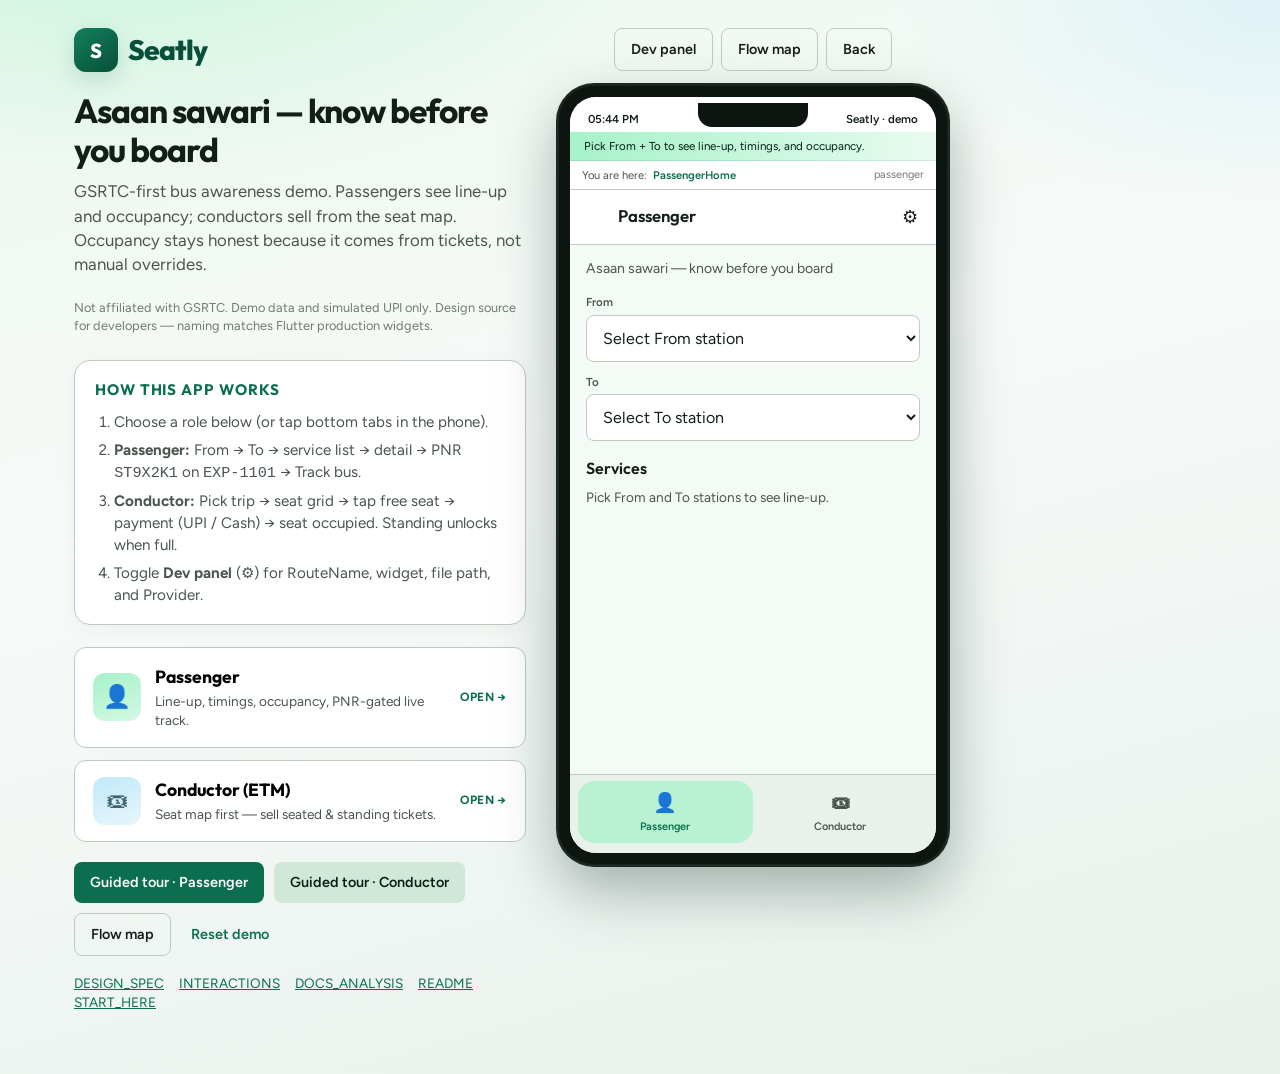
<file: docs/wireframes/index.html>
<!DOCTYPE html>
<html lang="en">
  <head>
    <meta charset="UTF-8" />
    <meta name="viewport" content="width=device-width, initial-scale=1" />
    <title>Seatly — interactive UI prototype</title>
    <meta
      name="description"
      content="Brand-faithful HTML wireframe for Seatly: Passenger line-up + Conductor ETM. Open locally and learn the product in two minutes."
    />
    <link rel="stylesheet" href="styles.css" />
  </head>
  <body>
    <div class="workspace">
      <!-- Landing / how it works -->
      <section class="landing" aria-label="How Seatly works">
        <div class="brand-mark">
          <div class="logo" aria-hidden="true">S</div>
          <div class="name">Seatly</div>
        </div>
        <h1>Asaan sawari — know before you board</h1>
        <p class="lede">
          GSRTC-first bus awareness demo. Passengers see line-up and occupancy;
          conductors sell from the seat map. Occupancy stays honest because it
          comes from tickets, not manual overrides.
        </p>
        <p class="disclaimer">
          Not affiliated with GSRTC. Demo data and simulated UPI only. Design
          source for developers — naming matches Flutter production widgets.
        </p>

        <div class="how-it-works">
          <h2>How this app works</h2>
          <ol>
            <li>Choose a role below (or tap bottom tabs in the phone).</li>
            <li>
              <strong>Passenger:</strong> From → To → service list → detail →
              PNR <code>ST9X2K1</code> on <code>EXP-1101</code> → Track bus.
            </li>
            <li>
              <strong>Conductor:</strong> Pick trip → seat grid → tap free seat
              → payment (UPI / Cash) → seat occupied. Standing unlocks when full.
            </li>
            <li>
              Toggle <strong>Dev panel</strong> (⚙) for RouteName, widget,
              file path, and Provider.
            </li>
          </ol>
        </div>

        <div class="role-cards">
          <button
            type="button"
            class="role-card"
            data-action="enter-passenger"
          >
            <span class="icon" aria-hidden="true">👤</span>
            <span>
              <h3>Passenger</h3>
              <p>Line-up, timings, occupancy, PNR-gated live track.</p>
            </span>
            <span class="cta">Open →</span>
          </button>
          <button
            type="button"
            class="role-card conductor"
            data-action="enter-conductor"
          >
            <span class="icon" aria-hidden="true">🎟</span>
            <span>
              <h3>Conductor (ETM)</h3>
              <p>Seat map first — sell seated &amp; standing tickets.</p>
            </span>
            <span class="cta">Open →</span>
          </button>
        </div>

        <div class="landing-actions">
          <button
            type="button"
            class="btn btn-filled"
            data-action="start-passenger"
          >
            Guided tour · Passenger
          </button>
          <button
            type="button"
            class="btn btn-tonal"
            data-action="start-conductor"
          >
            Guided tour · Conductor
          </button>
          <button type="button" class="btn btn-outline" data-action="show-flow">
            Flow map
          </button>
          <button type="button" class="btn btn-ghost" data-action="reset-demo">
            Reset demo
          </button>
        </div>

        <p class="doc-links">
          <a href="DESIGN_SPEC.md">DESIGN_SPEC</a>
          <a href="INTERACTIONS.md">INTERACTIONS</a>
          <a href="DOCS_ANALYSIS.md">DOCS_ANALYSIS</a>
          <a href="README.md">README</a>
          <a href="../START_HERE.md">START_HERE</a>
        </p>
      </section>

      <!-- Phone-frame demo -->
      <div class="demo-column">
        <div class="demo-toolbar">
          <button type="button" class="btn btn-outline" data-action="toggle-dev">
            Dev panel
          </button>
          <button type="button" class="btn btn-outline" data-action="show-flow">
            Flow map
          </button>
          <button type="button" class="btn btn-outline" data-action="back">
            Back
          </button>
        </div>

        <div class="phone" aria-label="Seatly phone prototype">
          <div class="phone-notch" aria-hidden="true"></div>
          <div class="phone-screen">
            <div class="status-bar">
              <span id="status-clock">9:41</span>
              <span>Seatly · demo</span>
            </div>
            <div class="app-chrome" id="app-chrome">
              <div class="caption-bar" id="screen-caption"></div>
              <div class="breadcrumb" id="breadcrumb"></div>
              <div class="app-bar" id="app-bar"></div>
              <div class="screen-body" id="screen-body"></div>
              <nav class="bottom-nav" id="bottom-nav" aria-label="Roles"></nav>
              <div class="toast-host" id="toast-host"></div>
              <div class="tour-layer" id="tour-layer"></div>
              <div
                class="modal-root"
                id="modal-root"
                aria-hidden="true"
              ></div>
            </div>
          </div>
        </div>
      </div>

      <!-- Optional desktop rail -->
      <aside class="desktop-rail" id="desktop-rail" aria-label="Screen list"></aside>
    </div>

    <!-- Flow map overlay -->
    <div class="flow-overlay" id="flow-overlay" role="dialog" aria-modal="true">
      <div class="flow-card">
        <div class="close-row">
          <button type="button" class="btn btn-ghost" data-action="hide-flow">
            Close ✕
          </button>
        </div>
        <h2>Flow map</h2>
        <p style="color: var(--ink-muted); margin-top: 0">
          Matches <code>docs/03-rules-and-flows</code> on convApp and production
          Navigator pushes in <code>lib/</code>.
        </p>
        <div class="flow-cols">
          <div class="flow-col">
            <h3>Passenger</h3>
            <ol>
              <li>PassengerHomeScreen</li>
              <li>Pick From + To</li>
              <li>Service list + OccupancyLabel</li>
              <li>ServiceDetailScreen</li>
              <li>PNR gate (ST9X2K1 · EXP-1101)</li>
              <li>TrackScreen (demo map)</li>
            </ol>
          </div>
          <div class="flow-col">
            <h3>Conductor</h3>
            <ol>
              <li>ConductorHomeScreen</li>
              <li>Select trip</li>
              <li>TripDetailScreen + SeatGrid</li>
              <li>Tap free → PaymentSheet</li>
              <li>Confirm → seat occupied</li>
              <li>Standing when seats full</li>
            </ol>
          </div>
        </div>
      </div>
    </div>

    <script src="app.js"></script>
  </body>
</html>
</file>
<file: docs/wireframes/styles.css>
/* Seatly wireframe — brand tokens from Flutter ThemeData seed Color(0xFF0B6E4F) */
@import url('https://fonts.googleapis.com/css2?family=Figtree:wght@400;500;600;700&family=Outfit:wght@500;600;700;800&display=swap');

:root {
  --primary: #0b6e4f;
  --on-primary: #ffffff;
  --primary-container: #a6f2c9;
  --on-primary-container: #002113;
  --primary-dark: #084f39;
  --primary-mid: #12805c;
  --secondary: #4d6357;
  --secondary-container: #cfe8d8;
  --on-secondary-container: #0a1f15;
  --tertiary: #3d6472;
  --tertiary-container: #c0e9f9;
  --on-tertiary: #ffffff;
  --error: #ba1a1a;
  --on-error: #ffffff;
  --error-container: #ffdad6;
  --on-error-container: #410002;
  --surface: #f4faf5;
  --surface-bright: #ffffff;
  --surface-container: #e8f2eb;
  --surface-container-high: #e0ebe3;
  --surface-container-highest: #d8e4db;
  --outline: #6f7a72;
  --outline-variant: #bfc9c1;
  --ink: #141e18;
  --ink-muted: #4a554e;
  --shadow: rgba(11, 110, 79, 0.18);
  --toast-bg: #1a2e24;
  --radius-sm: 8px;
  --radius-md: 12px;
  --radius-lg: 16px;
  --radius-pill: 20px;
  --phone-w: 390px;
  --phone-h: 780px;
  --font-display: 'Outfit', sans-serif;
  --font-body: 'Figtree', sans-serif;
  --ease: cubic-bezier(0.22, 1, 0.36, 1);
}

*,
*::before,
*::after {
  box-sizing: border-box;
}

html {
  scroll-behavior: smooth;
}

body {
  margin: 0;
  font-family: var(--font-body);
  color: var(--ink);
  background:
    radial-gradient(ellipse 80% 50% at 10% -10%, rgba(166, 242, 201, 0.55), transparent 55%),
    radial-gradient(ellipse 60% 40% at 100% 0%, rgba(192, 233, 249, 0.4), transparent 50%),
    linear-gradient(165deg, #eef8f1 0%, #f7faf8 40%, #e8f1ec 100%);
  min-height: 100vh;
  line-height: 1.45;
}

button,
input,
select {
  font: inherit;
}

button {
  cursor: pointer;
}

a {
  color: var(--primary);
}

/* ——— Landing workspace ——— */
.workspace {
  display: grid;
  grid-template-columns: minmax(280px, 1fr) auto;
  gap: 32px;
  max-width: 1180px;
  margin: 0 auto;
  padding: 28px 24px 48px;
  align-items: start;
}

@media (max-width: 960px) {
  .workspace {
    grid-template-columns: 1fr;
    justify-items: center;
  }
}

.landing {
  max-width: 560px;
}

.brand-mark {
  display: inline-flex;
  align-items: center;
  gap: 10px;
  margin-bottom: 20px;
  animation: rise 0.7s var(--ease) both;
}

.brand-mark .logo {
  width: 44px;
  height: 44px;
  border-radius: 12px;
  background: linear-gradient(145deg, var(--primary-mid), var(--primary-dark));
  color: var(--on-primary);
  display: grid;
  place-items: center;
  font-family: var(--font-display);
  font-weight: 800;
  font-size: 20px;
  box-shadow: 0 8px 24px var(--shadow);
}

.brand-mark .name {
  font-family: var(--font-display);
  font-weight: 800;
  font-size: 1.75rem;
  letter-spacing: -0.03em;
  color: var(--primary-dark);
}

.landing h1 {
  font-family: var(--font-display);
  font-weight: 700;
  font-size: clamp(1.6rem, 3vw, 2.1rem);
  letter-spacing: -0.03em;
  line-height: 1.15;
  margin: 0 0 10px;
  color: var(--ink);
  animation: rise 0.7s var(--ease) 0.06s both;
}

.landing .lede {
  margin: 0 0 22px;
  color: var(--ink-muted);
  font-size: 1.05rem;
  animation: rise 0.7s var(--ease) 0.12s both;
}

.disclaimer {
  font-size: 0.8rem;
  color: var(--outline);
  margin: 0 0 24px;
  animation: rise 0.7s var(--ease) 0.16s both;
}

.how-it-works {
  background: var(--surface-bright);
  border: 1px solid var(--outline-variant);
  border-radius: var(--radius-lg);
  padding: 18px 20px;
  margin-bottom: 22px;
  box-shadow: 0 4px 20px rgba(20, 30, 24, 0.04);
  animation: rise 0.7s var(--ease) 0.18s both;
}

.how-it-works h2 {
  font-family: var(--font-display);
  font-size: 0.95rem;
  margin: 0 0 10px;
  text-transform: uppercase;
  letter-spacing: 0.06em;
  color: var(--primary);
}

.how-it-works ol {
  margin: 0;
  padding-left: 1.2rem;
  color: var(--ink-muted);
  font-size: 0.95rem;
}

.how-it-works li + li {
  margin-top: 6px;
}

.role-cards {
  display: grid;
  gap: 12px;
  margin-bottom: 20px;
  animation: rise 0.7s var(--ease) 0.22s both;
}

.role-card {
  display: grid;
  grid-template-columns: auto 1fr auto;
  gap: 14px;
  align-items: center;
  text-align: left;
  width: 100%;
  padding: 16px 18px;
  border: 1px solid var(--outline-variant);
  border-radius: var(--radius-md);
  background: var(--surface-bright);
  transition: transform 0.2s var(--ease), box-shadow 0.2s var(--ease), border-color 0.2s;
}

.role-card:hover {
  transform: translateY(-2px);
  border-color: var(--primary);
  box-shadow: 0 10px 28px var(--shadow);
}

.role-card .icon {
  width: 48px;
  height: 48px;
  border-radius: 12px;
  display: grid;
  place-items: center;
  font-size: 1.4rem;
  background: linear-gradient(160deg, var(--primary-container), #d4f8e4);
  color: var(--primary-dark);
}

.role-card.conductor .icon {
  background: linear-gradient(160deg, var(--tertiary-container), #e8f6fb);
  color: var(--tertiary);
}

.role-card h3 {
  margin: 0 0 2px;
  font-family: var(--font-display);
  font-size: 1.1rem;
}

.role-card p {
  margin: 0;
  font-size: 0.85rem;
  color: var(--ink-muted);
}

.role-card .cta {
  font-size: 0.75rem;
  font-weight: 700;
  color: var(--primary);
  text-transform: uppercase;
  letter-spacing: 0.04em;
}

.landing-actions {
  display: flex;
  flex-wrap: wrap;
  gap: 10px;
  margin-bottom: 18px;
  animation: rise 0.7s var(--ease) 0.28s both;
}

.btn {
  display: inline-flex;
  align-items: center;
  justify-content: center;
  gap: 8px;
  border: none;
  border-radius: var(--radius-sm);
  padding: 10px 16px;
  font-weight: 600;
  font-size: 0.9rem;
  transition: transform 0.15s, opacity 0.15s, background 0.15s;
}

.btn:active {
  transform: scale(0.98);
}

.btn:disabled {
  opacity: 0.45;
  cursor: not-allowed;
}

.btn-filled {
  background: var(--primary);
  color: var(--on-primary);
}

.btn-filled:hover:not(:disabled) {
  background: var(--primary-dark);
}

.btn-tonal {
  background: var(--secondary-container);
  color: var(--on-secondary-container);
}

.btn-outline {
  background: transparent;
  border: 1.5px solid var(--outline-variant);
  color: var(--ink);
}

.btn-outline:hover {
  border-color: var(--primary);
  color: var(--primary);
}

.btn-ghost {
  background: transparent;
  color: var(--primary);
  padding: 8px 10px;
}

.btn-block {
  width: 100%;
}

.doc-links {
  font-size: 0.85rem;
  color: var(--ink-muted);
  animation: rise 0.7s var(--ease) 0.32s both;
}

.doc-links a {
  margin-right: 12px;
}

/* ——— Phone frame ——— */
.demo-column {
  display: flex;
  flex-direction: column;
  align-items: center;
  gap: 14px;
  position: sticky;
  top: 20px;
}

.demo-toolbar {
  display: flex;
  flex-wrap: wrap;
  gap: 8px;
  justify-content: center;
  max-width: var(--phone-w);
}

.phone {
  width: var(--phone-w);
  height: var(--phone-h);
  background: #0d1511;
  border-radius: 36px;
  padding: 12px;
  box-shadow:
    0 0 0 2px #1a2a22,
    0 24px 60px rgba(10, 40, 28, 0.35),
    inset 0 0 0 1px rgba(255, 255, 255, 0.06);
  position: relative;
}

.phone-notch {
  position: absolute;
  top: 18px;
  left: 50%;
  transform: translateX(-50%);
  width: 110px;
  height: 24px;
  background: #0d1511;
  border-radius: 0 0 14px 14px;
  z-index: 5;
}

.phone-screen {
  width: 100%;
  height: 100%;
  background: var(--surface);
  border-radius: 26px;
  overflow: hidden;
  display: flex;
  flex-direction: column;
  position: relative;
}

.status-bar {
  flex: 0 0 auto;
  display: flex;
  justify-content: space-between;
  align-items: center;
  padding: 14px 18px 4px;
  font-size: 0.72rem;
  font-weight: 600;
  color: var(--ink);
  background: var(--surface-bright);
}

.app-chrome {
  flex: 1;
  display: flex;
  flex-direction: column;
  min-height: 0;
  position: relative;
}

.caption-bar {
  flex: 0 0 auto;
  padding: 6px 14px;
  background: linear-gradient(90deg, var(--primary-container), #e8fbf0);
  font-size: 0.72rem;
  color: var(--on-primary-container);
  border-bottom: 1px solid rgba(11, 110, 79, 0.12);
}

.breadcrumb {
  flex: 0 0 auto;
  display: flex;
  align-items: center;
  gap: 6px;
  padding: 6px 12px;
  font-size: 0.7rem;
  color: var(--ink-muted);
  background: var(--surface-bright);
  border-bottom: 1px solid var(--outline-variant);
}

.breadcrumb .here {
  color: var(--primary);
  font-weight: 600;
}

.app-bar {
  flex: 0 0 auto;
  display: flex;
  align-items: center;
  gap: 8px;
  padding: 8px 8px 10px 4px;
  background: var(--surface-bright);
  border-bottom: 1px solid var(--outline-variant);
  min-height: 48px;
}

.app-bar .title {
  flex: 1;
  font-family: var(--font-display);
  font-weight: 600;
  font-size: 1.05rem;
}

.app-bar .icon-btn {
  width: 36px;
  height: 36px;
  border: none;
  border-radius: 50%;
  background: transparent;
  color: var(--ink);
  display: grid;
  place-items: center;
  font-size: 1.1rem;
}

.app-bar .icon-btn:hover {
  background: var(--surface-container);
}

.screen-body {
  flex: 1;
  overflow-y: auto;
  padding: 14px 16px 16px;
  -webkit-overflow-scrolling: touch;
}

.bottom-nav {
  flex: 0 0 auto;
  display: flex;
  background: var(--surface-container);
  border-top: 1px solid var(--outline-variant);
  padding: 6px 8px 10px;
}

.bottom-nav button {
  flex: 1;
  border: none;
  background: transparent;
  padding: 8px 4px;
  border-radius: 16px;
  display: flex;
  flex-direction: column;
  align-items: center;
  gap: 2px;
  font-size: 0.68rem;
  font-weight: 600;
  color: var(--ink-muted);
}

.bottom-nav button.active {
  color: var(--primary);
  background: color-mix(in srgb, var(--primary-container) 70%, transparent);
}

.bottom-nav .nav-icon {
  font-size: 1.2rem;
}

/* ——— Shared UI pieces ——— */
.tagline {
  font-size: 0.88rem;
  color: var(--ink-muted);
  margin: 0 0 14px;
}

.field {
  margin-bottom: 12px;
}

.field label {
  display: block;
  font-size: 0.72rem;
  font-weight: 600;
  color: var(--ink-muted);
  margin-bottom: 4px;
}

.field select,
.field input {
  width: 100%;
  padding: 12px 12px;
  border: 1.5px solid var(--outline-variant);
  border-radius: var(--radius-sm);
  background: var(--surface-bright);
  color: var(--ink);
  outline: none;
}

.field select:focus,
.field input:focus {
  border-color: var(--primary);
  box-shadow: 0 0 0 3px rgba(11, 110, 79, 0.15);
}

.section-title {
  font-family: var(--font-display);
  font-weight: 600;
  font-size: 1rem;
  margin: 16px 0 8px;
}

.hint {
  font-size: 0.85rem;
  color: var(--ink-muted);
  margin: 0;
}

.service-card,
.trip-card {
  display: flex;
  align-items: center;
  gap: 10px;
  width: 100%;
  text-align: left;
  padding: 12px 14px;
  margin-bottom: 10px;
  border: 1px solid var(--outline-variant);
  border-radius: var(--radius-md);
  background: var(--surface-bright);
  box-shadow: 0 1px 3px rgba(20, 30, 24, 0.04);
  transition: border-color 0.15s, transform 0.15s;
}

.service-card:hover,
.trip-card:hover {
  border-color: var(--primary);
  transform: translateY(-1px);
}

.service-card .meta,
.trip-card .meta {
  flex: 1;
  min-width: 0;
}

.service-card .id,
.trip-card .id {
  font-weight: 700;
  font-size: 0.92rem;
}

.service-card .sub,
.trip-card .sub {
  font-size: 0.8rem;
  color: var(--ink-muted);
  margin-top: 2px;
}

.chevron {
  color: var(--outline);
  font-size: 1.2rem;
}

.occupancy {
  display: inline-flex;
  align-items: center;
  padding: 4px 10px;
  border-radius: var(--radius-pill);
  font-size: 0.72rem;
  font-weight: 600;
  white-space: nowrap;
  background: var(--primary-container);
  color: var(--on-primary-container);
}

.occupancy.full {
  background: var(--error-container);
  color: var(--on-error-container);
}

.detail-head h2 {
  font-family: var(--font-display);
  font-size: 1.35rem;
  margin: 0 0 6px;
}

.detail-head p {
  margin: 0 0 4px;
  color: var(--ink-muted);
}

.pnr-note {
  font-size: 0.78rem;
  color: var(--ink-muted);
  margin: 8px 0 12px;
}

.pnr-note.ok {
  color: var(--primary-dark);
  font-weight: 600;
}

/* Seat grid */
.seat-legend {
  display: flex;
  flex-wrap: wrap;
  gap: 10px;
  margin-bottom: 14px;
  font-size: 0.75rem;
}

.seat-legend span {
  display: inline-flex;
  align-items: center;
  gap: 5px;
}

.swatch {
  width: 14px;
  height: 14px;
  border-radius: 3px;
}

.swatch.free {
  background: var(--secondary-container);
}

.swatch.onboard {
  background: var(--error);
}

.swatch.online {
  background: var(--tertiary);
}

.seat-grid {
  display: grid;
  grid-template-columns: repeat(4, 1fr);
  gap: 8px;
  margin-bottom: 18px;
}

.seat {
  aspect-ratio: 1.1;
  border: none;
  border-radius: var(--radius-sm);
  font-weight: 700;
  font-size: 0.85rem;
  transition: transform 0.12s, filter 0.12s;
}

.seat.free {
  background: var(--secondary-container);
  color: var(--on-secondary-container);
}

.seat.free:hover {
  filter: brightness(0.95);
  transform: scale(1.04);
}

.seat.occupied {
  background: var(--error);
  color: var(--on-error);
  cursor: default;
}

.seat.online {
  background: var(--tertiary);
  color: var(--on-tertiary);
  cursor: default;
}

/* Track map */
.track-map {
  position: relative;
  flex: 1;
  min-height: 280px;
  border-radius: var(--radius-lg);
  background:
    linear-gradient(135deg, rgba(11, 110, 79, 0.06), transparent),
    var(--surface-container-highest);
  border: 1px solid var(--outline-variant);
  overflow: hidden;
  margin: 12px 0;
}

.track-map .route-icon {
  position: absolute;
  inset: 0;
  display: grid;
  place-items: center;
  font-size: 4.5rem;
  color: var(--primary);
  opacity: 0.35;
}

.map-pin {
  position: absolute;
  display: flex;
  flex-direction: column;
  align-items: center;
  gap: 2px;
  font-size: 0.72rem;
  font-weight: 600;
}

.map-pin .bus {
  font-size: 1.4rem;
}

.map-pin.from {
  left: 24px;
  bottom: 24px;
  color: var(--secondary);
}

.map-pin.enroute {
  right: 24px;
  top: 48px;
  color: var(--primary);
  animation: pulse-pin 2s ease-in-out infinite;
}

.map-pin.to {
  right: 24px;
  bottom: 24px;
  color: var(--tertiary);
}

@keyframes pulse-pin {
  0%,
  100% {
    transform: translateY(0);
  }
  50% {
    transform: translateY(-4px);
  }
}

/* Dev panel */
.dev-panel {
  position: absolute;
  left: 10px;
  right: 10px;
  bottom: 62px;
  max-height: 42%;
  overflow-y: auto;
  background: rgba(13, 21, 17, 0.94);
  color: #d4e8dc;
  border-radius: var(--radius-md);
  padding: 12px 14px;
  font-size: 0.7rem;
  font-family: ui-monospace, 'SF Mono', Menlo, monospace;
  z-index: 20;
  box-shadow: 0 8px 28px rgba(0, 0, 0, 0.35);
  transform: translateY(12px);
  opacity: 0;
  pointer-events: none;
  transition: opacity 0.25s var(--ease), transform 0.25s var(--ease);
}

.dev-panel.open {
  opacity: 1;
  transform: translateY(0);
  pointer-events: auto;
}

.dev-panel h4 {
  margin: 0 0 8px;
  font-family: var(--font-body);
  font-size: 0.72rem;
  text-transform: uppercase;
  letter-spacing: 0.08em;
  color: #7dcea0;
}

.dev-panel dl {
  margin: 0;
  display: grid;
  grid-template-columns: 72px 1fr;
  gap: 4px 8px;
}

.dev-panel dt {
  color: #7a9588;
}

.dev-panel dd {
  margin: 0;
  word-break: break-all;
  color: #e8f5ee;
}

/* Tour callout */
.tour-callout {
  position: absolute;
  z-index: 30;
  max-width: 220px;
  background: var(--ink);
  color: #fff;
  padding: 10px 12px;
  border-radius: var(--radius-md);
  font-size: 0.78rem;
  box-shadow: 0 12px 32px rgba(0, 0, 0, 0.35);
  animation: callout-in 0.35s var(--ease);
  pointer-events: auto;
}

.tour-callout::before {
  content: '';
  position: absolute;
  width: 10px;
  height: 10px;
  background: var(--ink);
  transform: rotate(45deg);
}

.tour-callout.below::before {
  top: -5px;
  left: 24px;
}

.tour-callout.above::before {
  bottom: -5px;
  left: 24px;
}

.tour-callout strong {
  display: block;
  color: #a6f2c9;
  font-size: 0.68rem;
  text-transform: uppercase;
  letter-spacing: 0.05em;
  margin-bottom: 4px;
}

.tour-callout .tour-actions {
  display: flex;
  gap: 6px;
  margin-top: 8px;
}

.tour-callout button {
  border: none;
  border-radius: 6px;
  padding: 4px 8px;
  font-size: 0.68rem;
  font-weight: 600;
}

.tour-callout .tour-next {
  background: var(--primary);
  color: #fff;
}

.tour-callout .tour-skip {
  background: transparent;
  color: #9bb5a8;
}

.tour-highlight {
  outline: 2px solid var(--primary);
  outline-offset: 3px;
  border-radius: 8px;
  animation: highlight-pulse 1.2s ease-in-out infinite;
  position: relative;
  z-index: 25;
}

@keyframes highlight-pulse {
  0%,
  100% {
    outline-color: var(--primary);
  }
  50% {
    outline-color: #a6f2c9;
  }
}

@keyframes callout-in {
  from {
    opacity: 0;
    transform: translateY(6px);
  }
  to {
    opacity: 1;
    transform: translateY(0);
  }
}

/* Modal / sheet */
.modal-root {
  position: absolute;
  inset: 0;
  z-index: 40;
  display: flex;
  align-items: flex-end;
  justify-content: center;
  pointer-events: none;
  opacity: 0;
  transition: opacity 0.25s var(--ease);
}

.modal-root.open {
  pointer-events: auto;
  opacity: 1;
}

.modal-backdrop {
  position: absolute;
  inset: 0;
  background: rgba(10, 20, 15, 0.45);
}

.modal-sheet {
  position: relative;
  width: 100%;
  max-height: 78%;
  overflow-y: auto;
  background: var(--surface-bright);
  border-radius: 20px 20px 0 0;
  padding: 18px 20px 24px;
  transform: translateY(100%);
  transition: transform 0.3s var(--ease);
  box-shadow: 0 -8px 32px rgba(0, 0, 0, 0.15);
}

.modal-root.open .modal-sheet {
  transform: translateY(0);
}

.modal-sheet h3 {
  font-family: var(--font-display);
  margin: 0 0 4px;
  font-size: 1.2rem;
}

.modal-sheet .amount {
  color: var(--ink-muted);
  margin: 0 0 14px;
}

.segmented {
  display: grid;
  grid-template-columns: 1fr 1fr;
  gap: 0;
  border: 1.5px solid var(--outline-variant);
  border-radius: var(--radius-sm);
  overflow: hidden;
  margin-bottom: 14px;
}

.segmented button {
  border: none;
  background: transparent;
  padding: 10px;
  font-weight: 600;
  font-size: 0.85rem;
  color: var(--ink-muted);
}

.segmented button.active {
  background: var(--primary-container);
  color: var(--on-primary-container);
}

.qr-box {
  width: 160px;
  height: 160px;
  margin: 0 auto 10px;
  background:
    repeating-linear-gradient(
      0deg,
      #111 0 4px,
      #fff 4px 8px
    ),
    repeating-linear-gradient(
      90deg,
      #111 0 4px,
      #fff 4px 8px
    );
  background-size: 16px 16px, 16px 16px;
  background-blend-mode: multiply;
  border: 8px solid #fff;
  box-shadow: 0 0 0 1px var(--outline-variant);
  border-radius: 4px;
  display: grid;
  place-items: center;
  position: relative;
}

.qr-box::after {
  content: 'Seatly';
  position: absolute;
  background: #fff;
  padding: 4px 8px;
  font-size: 0.65rem;
  font-weight: 800;
  color: var(--primary);
  letter-spacing: 0.04em;
}

.pay-hint {
  text-align: center;
  font-size: 0.82rem;
  color: var(--ink-muted);
  margin: 0 0 14px;
}

.sheet-close {
  position: absolute;
  top: 12px;
  right: 12px;
  width: 32px;
  height: 32px;
  border: none;
  border-radius: 50%;
  background: var(--surface-container);
  color: var(--ink);
  font-size: 1rem;
}

/* Toast */
.toast-host {
  position: absolute;
  top: 52px;
  left: 12px;
  right: 12px;
  z-index: 50;
  display: flex;
  flex-direction: column;
  gap: 8px;
  pointer-events: none;
}

.toast {
  background: var(--toast-bg);
  color: #e8f5ee;
  padding: 10px 14px;
  border-radius: var(--radius-sm);
  font-size: 0.82rem;
  font-weight: 500;
  box-shadow: 0 8px 24px rgba(0, 0, 0, 0.25);
  animation: toast-in 0.35s var(--ease);
}

.toast.out {
  animation: toast-out 0.3s var(--ease) forwards;
}

@keyframes toast-in {
  from {
    opacity: 0;
    transform: translateY(-12px);
  }
  to {
    opacity: 1;
    transform: translateY(0);
  }
}

@keyframes toast-out {
  to {
    opacity: 0;
    transform: translateY(-8px);
  }
}

/* Flow map overlay */
.flow-overlay {
  position: fixed;
  inset: 0;
  z-index: 100;
  background: rgba(8, 20, 14, 0.72);
  display: none;
  align-items: center;
  justify-content: center;
  padding: 24px;
  backdrop-filter: blur(4px);
}

.flow-overlay.open {
  display: flex;
  animation: fade-in 0.25s var(--ease);
}

.flow-card {
  background: var(--surface-bright);
  border-radius: var(--radius-lg);
  padding: 24px;
  max-width: 520px;
  width: 100%;
  max-height: 90vh;
  overflow-y: auto;
  box-shadow: 0 24px 60px rgba(0, 0, 0, 0.3);
}

.flow-card h2 {
  font-family: var(--font-display);
  margin: 0 0 8px;
}

.flow-card .close-row {
  display: flex;
  justify-content: flex-end;
  margin-bottom: 8px;
}

.flow-cols {
  display: grid;
  grid-template-columns: 1fr 1fr;
  gap: 16px;
}

@media (max-width: 560px) {
  .flow-cols {
    grid-template-columns: 1fr;
  }
}

.flow-col h3 {
  font-size: 0.85rem;
  color: var(--primary);
  margin: 0 0 8px;
  text-transform: uppercase;
  letter-spacing: 0.05em;
}

.flow-col ol {
  margin: 0;
  padding-left: 1.1rem;
  font-size: 0.88rem;
  color: var(--ink-muted);
}

.flow-col li + li {
  margin-top: 4px;
}

@keyframes fade-in {
  from {
    opacity: 0;
  }
  to {
    opacity: 1;
  }
}

@keyframes rise {
  from {
    opacity: 0;
    transform: translateY(12px);
  }
  to {
    opacity: 1;
    transform: translateY(0);
  }
}

/* Desktop rail (optional wider context) */
@media (min-width: 1100px) {
  .workspace {
    grid-template-columns: minmax(320px, 1.1fr) auto minmax(180px, 0.55fr);
  }

  .desktop-rail {
    display: block;
    padding-top: 12px;
  }
}

.desktop-rail {
  display: none;
  max-width: 220px;
}

.desktop-rail h3 {
  font-family: var(--font-display);
  font-size: 0.85rem;
  margin: 0 0 10px;
  color: var(--primary-dark);
}

.rail-screen {
  font-size: 0.78rem;
  padding: 8px 10px;
  margin-bottom: 6px;
  border-radius: 8px;
  border: 1px solid transparent;
  color: var(--ink-muted);
  background: transparent;
  width: 100%;
  text-align: left;
}

.rail-screen.active {
  background: var(--primary-container);
  color: var(--on-primary-container);
  border-color: rgba(11, 110, 79, 0.2);
  font-weight: 600;
}

.empty-state {
  padding: 20px 12px;
  text-align: center;
  color: var(--ink-muted);
  font-size: 0.9rem;
}

.stat-row {
  display: grid;
  grid-template-columns: 1fr 1fr;
  gap: 10px;
  margin-bottom: 14px;
}

.stat-chip {
  padding: 12px;
  border-radius: var(--radius-md);
  background: linear-gradient(145deg, var(--primary-mid), var(--primary-dark));
  color: var(--on-primary);
  box-shadow: 0 6px 16px var(--shadow);
}

.stat-chip.alt {
  background: linear-gradient(145deg, var(--tertiary), #2a4a56);
}

.stat-chip .n {
  font-family: var(--font-display);
  font-size: 1.4rem;
  font-weight: 700;
}

.stat-chip .l {
  font-size: 0.7rem;
  opacity: 0.85;
}

.you-are-here {
  font-size: 0.68rem;
  color: var(--outline);
  margin-left: auto;
}
</file>
